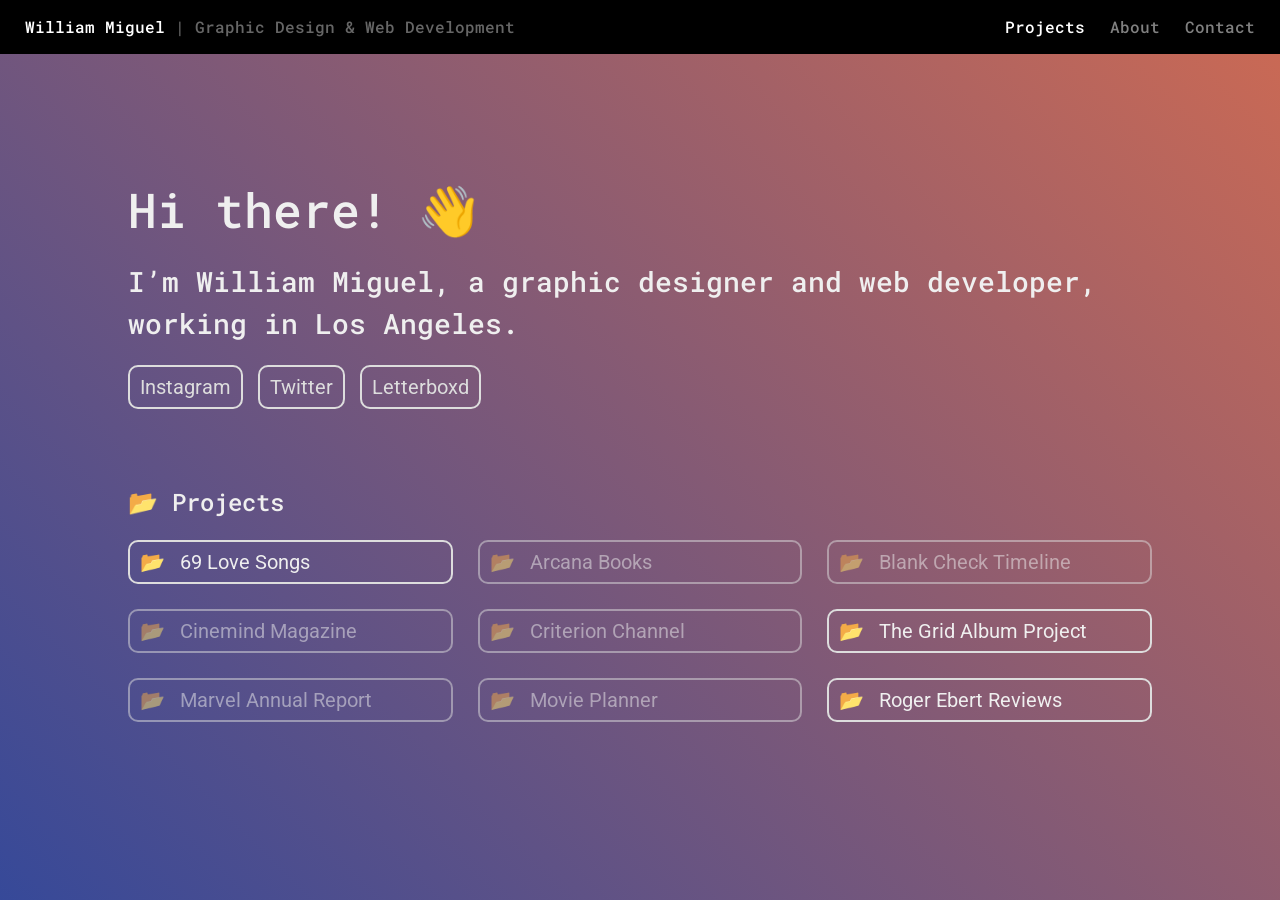
<file: index.html>
<!DOCTYPE html>
<html lang="en" dir="ltr">

<head>
  <meta charset="utf-8" name="viewport"
    content="width=device-width, initial-scale=1.0, shrink-to-fit=no, user-scalable=no">
  <meta name="theme-color" content="#000000">

  <title>William Miguel</title>
  <link rel="shortcut icon" type="image/png" href="images/wm-favicon.png" />

  <script src="https://cdnjs.cloudflare.com/ajax/libs/jquery/2.0.2/jquery.min.js"></script>
  <!-- Google Fonts -->
  <link href="https://fonts.googleapis.com/css2?family=Roboto+Mono&display=swap" rel="stylesheet">
  <link href="https://fonts.googleapis.com/css2?family=Roboto&display=swap" rel="stylesheet">

  <link rel="stylesheet" type="text/css" href="css/style.css">
  <link rel="stylesheet" type="text/css" href="css/nav.css">
</head>

<body>

  <!-- Navbars -->
  <nav class="header">
    <div class="title">
      <h2><a href="https://wmiguel.io/">William Miguel</a> | Graphic Design & Web Development</h2>
    </div>
    <div class="links">
      <a href="https://wmiguel.io/projects">Projects</a>
      <a href="https://wmiguel.io/about" class="in-progress">About</a>
      <a href="https://wmiguel.io/contact" class="in-progress">Contact</a>
    </div>
  </nav>
  <nav class="header-mobile">
    <div class="title-mobile">
      <h2><a href="https://wmiguel.io/">William Miguel</a></h2>
      <button class="about-button" onclick="myFunction()">&times;</button>
    </div>
    <div id="links-mobile" class="links-mobile">
      <a href="https://wmiguel.io/projects">Projects</a>
      <a href="https://wmiguel.io/about" class="in-progress">About</a>
      <a href="https://wmiguel.io/contact" class="in-progress">Contact</a>
    </div>
  </nav>

  <!-- Main Container -->
  <div id="wm-content">

    <div id="wm-text">

      <!-- Introduction -->
      <section class="introduction">
        <h1>Hi there! 👋</h1>
        <h2>I’m William Miguel, a graphic designer and web developer, working in Los Angeles.</h2>
        <div id="wm-social">
          <a id="wm-link" target="_blank" href="https://www.instagram.com/wmiguel4815/">Instagram</a>
          <a id="wm-link" target="_blank" href="https://twitter.com/wmiguel4815">Twitter</a>
          <a id="wm-link" target="_blank" href="https://letterboxd.com/wmiguel/">Letterboxd</a>
        </div>
      </section>

      <!-- Projects -->
      <section class="projects">
        <h3>📂 Projects</h3>
        <section id="wm-directory">
          <!-- 69 Love Songs -->
          <a id="wm-project" href="https://wmiguel.io/projects/69-love-songs">
            <span>📂</span>
            <p>69 Love Songs</p>
          </a>
          <!-- Arcana Books -->
          <a id="wm-project" href="https://wmiguel.io/projects/arcana-books" class="in-progress">
            <span>📂</span>
            <p>Arcana Books</p>
          </a>
          <!-- Blank Check Timeline -->
          <a id="wm-project" href="https://wmiguel.io/projects/blank-check" class="in-progress">
            <span>📂</span>
            <p>Blank Check Timeline</p>
          </a>
          <!-- Cinemind Magazine -->
          <a id="wm-project" href="https://wmiguel.io/projects/cinemind-magazine" class="in-progress">
            <span>📂</span>
            <p>Cinemind Magazine</p>
          </a>
          <!-- Criterion Channel -->
          <a id="wm-project" href="https://wmiguel.io/projects/criterion-channel" class="in-progress">
            <span>📂</span>
            <p>Criterion Channel</p>
          </a>
          <!-- The Grid Album Project -->
          <a id="wm-project" href="https://wmiguel.io/projects/grid-project">
            <span>📂</span>
            <p>The Grid Album Project</p>
          </a>
          <!-- Marvel Annual Report -->
          <a id="wm-project" href="https://wmiguel.io/projects/marvel-annual-report" class="in-progress">
            <span>📂</span>
            <p>Marvel Annual Report</p>
          </a>
          <!-- Movie Planner -->
          <a id="wm-project" href="https://wmiguel.io/projects/movie-planner" class="in-progress">
            <span>📂</span>
            <p>Movie Planner</p>
          </a>
          <!-- Roger Ebert Reviews -->
          <a id="wm-project" href="https://wmiguel.io/projects/roger-ebert">
            <span>📂</span>
            <p>Roger Ebert Reviews</p>
          </a>
        </section>
      </section>
    </div>

  </div>

  <!-- Scripts -->
  <script>
    function myFunction() {
      var x = document.getElementById("links-mobile");
      if (x.style.display === "block") {
        x.style.display = "none";
      } else {
        x.style.display = "block";
      }
    }
  </script>
</body>

</html>
</file>
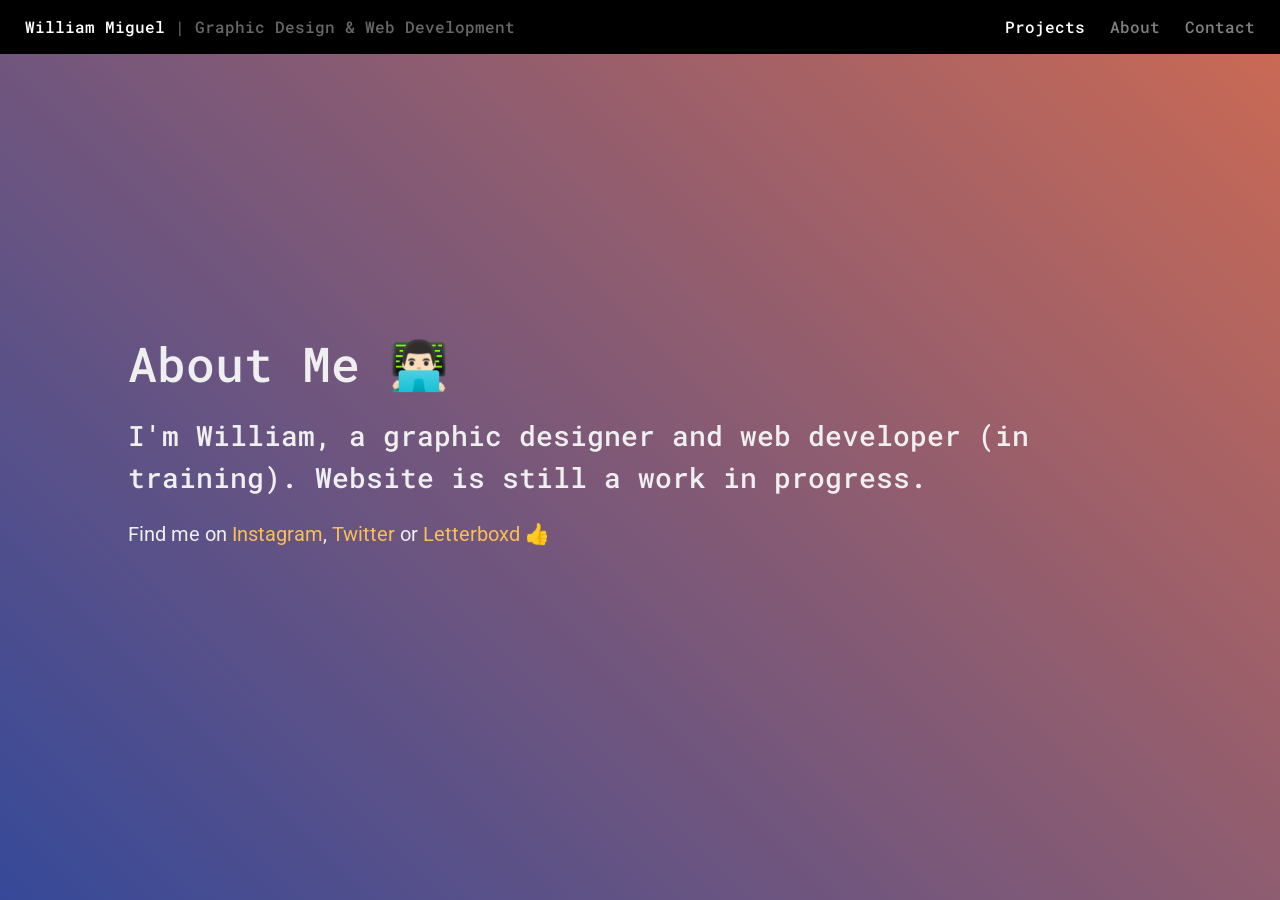
<file: about.html>
<!DOCTYPE html>
<html lang="en" dir="ltr">
  <head>
    <meta charset="utf-8" name="viewport" content="width=device-width, initial-scale=1.0, shrink-to-fit=no, user-scalable=no">

    <title>William Miguel | About</title>
    <link rel="shortcut icon" type="image/png" href="images/wm-favicon.png"/>

    <script src="https://cdnjs.cloudflare.com/ajax/libs/jquery/2.0.2/jquery.min.js"></script>
    <!-- Google Fonts -->
    <link href="https://fonts.googleapis.com/css2?family=Roboto+Mono&display=swap" rel="stylesheet">
    <link href="https://fonts.googleapis.com/css2?family=Roboto&display=swap" rel="stylesheet">

    <link rel="stylesheet" type="text/css" href="css/style.css">
    <link rel="stylesheet" type="text/css" href="css/nav.css">
  </head>
  <body>

    <!-- Navbars -->
    <nav class="header">
      <div class="title">
        <h2><a href="https://wmiguel.io/">William Miguel</a> | Graphic Design & Web Development</h2>
      </div>
      <div class="links">
        <a href="https://wmiguel.io/projects">Projects</a>
        <a href="https://wmiguel.io/about" class="in-progress">About</a>
        <a href="https://wmiguel.io/contact" class="in-progress">Contact</a>
      </div>
    </nav>
    <nav class="header-mobile">
      <div class="title-mobile">
        <h2><a href="https://wmiguel.io/">William Miguel</a></h2>
        <button class="about-button" onclick="myFunction()">&times;</button>
      </div>
      <div id="links-mobile" class="links-mobile">
        <a href="https://wmiguel.io/projects">Projects</a>
        <a href="https://wmiguel.io/about">About</a>
        <a href="https://wmiguel.io/contact">Contact</a>
      </div>
    </nav>

    <!-- Main -->
    <div id="wm-content">
      <section class="wm-text">
        <h1>About Me 👨🏻‍💻</h1>
        <h2>I'm William, a graphic designer and web developer (in training). Website is still a work in progress.</h2>
        <p>Find me on <a href="https://www.instagram.com/wmiguel4815/">Instagram</a>, <a href="https://twitter.com/wmiguel4815">Twitter</a> or <a href="https://letterboxd.com/wmiguel4815/">Letterboxd</a> 👍</p>
      </section>
    </div>

    <!-- Scripts -->
    <script>
      function myFunction() {
        var x = document.getElementById("links-mobile");
        if (x.style.display === "block") {
          x.style.display = "none";
        } else {
          x.style.display = "block";
        }
      }
    </script>
  </body>
</html>
</file>
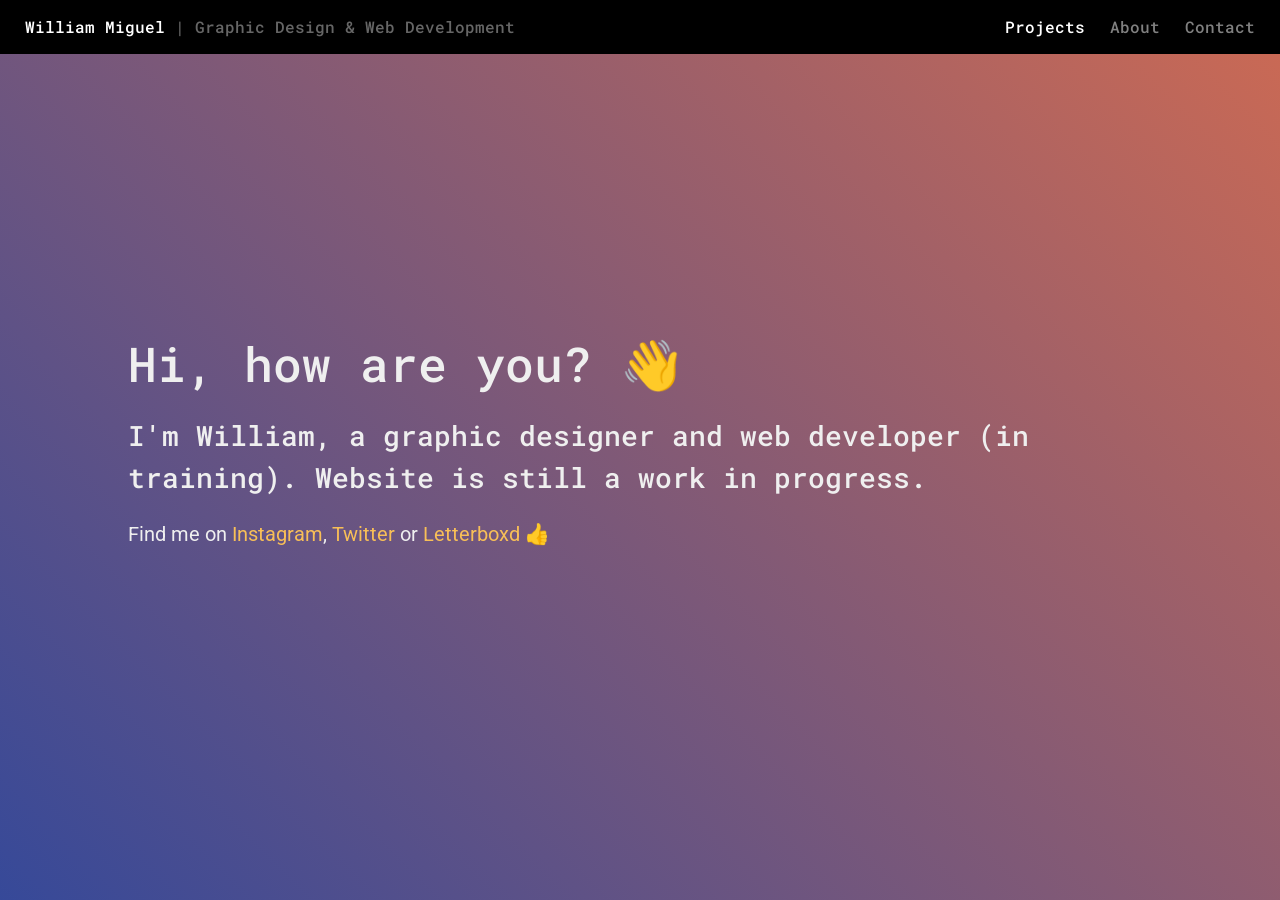
<file: contact.html>
<!DOCTYPE html>
<html lang="en" dir="ltr">
  <head>
    <meta charset="utf-8" name="viewport" content="width=device-width, initial-scale=1.0, shrink-to-fit=no, user-scalable=no">

    <title>William Miguel</title>
    <link rel="shortcut icon" type="image/png" href="images/wm-favicon.png"/>

    <script src="https://cdnjs.cloudflare.com/ajax/libs/jquery/2.0.2/jquery.min.js"></script>
    <!-- Google Fonts -->
    <link href="https://fonts.googleapis.com/css2?family=Roboto+Mono&display=swap" rel="stylesheet">
    <link href="https://fonts.googleapis.com/css2?family=Roboto&display=swap" rel="stylesheet">

    <link rel="stylesheet" type="text/css" href="css/style.css">
    <link rel="stylesheet" type="text/css" href="css/nav.css">
  </head>
  <body>

    <!-- Navbars -->
    <nav class="header">
      <div class="title">
        <h2><a href="https://wmiguel.io/">William Miguel</a> | Graphic Design & Web Development</h2>
      </div>
      <div class="links">
        <a href="https://wmiguel.io/projects">Projects</a>
        <a href="https://wmiguel.io/about" class="in-progress">About</a>
        <a href="https://wmiguel.io/contact" class="in-progress">Contact</a>
      </div>
    </nav>
    <nav class="header-mobile">
      <div class="title-mobile">
        <h2><a href="https://wmiguel.io/">William Miguel</a></h2>
        <button class="about-button" onclick="myFunction()">&times;</button>
      </div>
      <div id="links-mobile" class="links-mobile">
        <a href="https://wmiguel.io/projects">Projects</a>
        <a href="https://wmiguel.io/about">About</a>
        <a href="https://wmiguel.io/contact">Contact</a>
      </div>
    </nav>

    <!-- Main -->
    <div id="wm-content">
      <section class="wm-text">
        <h1>Hi, how are you? 👋</h1>
        <h2>I'm William, a graphic designer and web developer (in training). Website is still a work in progress.</h2>
        <p>Find me on <a href="https://www.instagram.com/wmiguel4815/">Instagram</a>, <a href="https://twitter.com/wmiguel4815">Twitter</a> or <a href="https://letterboxd.com/wmiguel4815/">Letterboxd</a> 👍</p>
      </section>
    </div>

    <!-- Scripts -->
    <script>
      function myFunction() {
        var x = document.getElementById("links-mobile");
        if (x.style.display === "block") {
          x.style.display = "none";
        } else {
          x.style.display = "block";
        }
      }
    </script>
  </body>
</html>
</file>
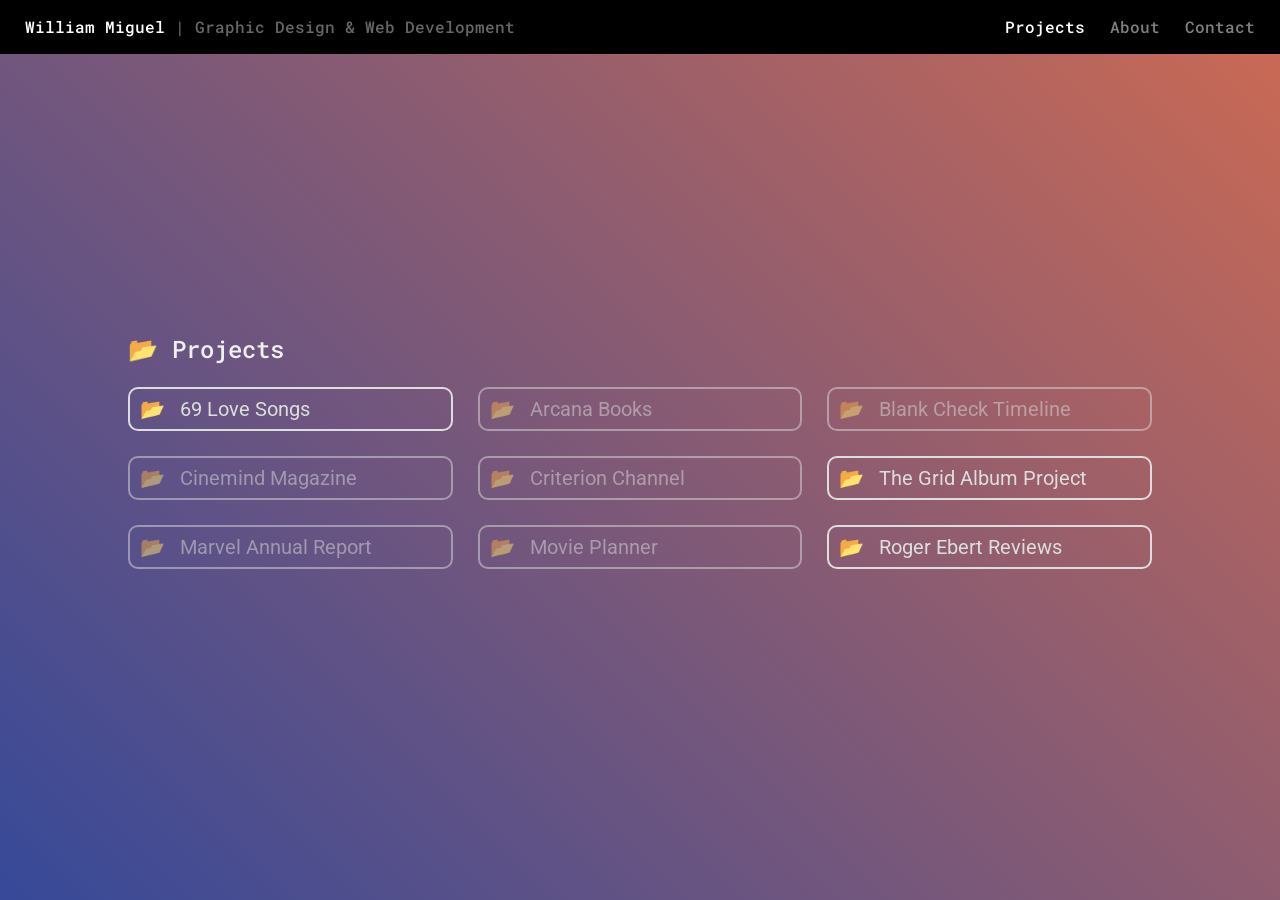
<file: projects.html>
<!DOCTYPE html>
<html lang="en" dir="ltr">
  <head>
    <meta charset="utf-8" name="viewport" content="width=device-width, initial-scale=1.0, shrink-to-fit=no, user-scalable=no">

    <title>William Miguel | Projects</title>
    <link rel="shortcut icon" type="image/png" href="images/wm-favicon.png"/>

    <script src="https://cdnjs.cloudflare.com/ajax/libs/jquery/2.0.2/jquery.min.js"></script>

    <!-- Google Fonts -->
    <link href="https://fonts.googleapis.com/css2?family=Roboto+Mono&display=swap" rel="stylesheet">
    <link href="https://fonts.googleapis.com/css2?family=Roboto&display=swap" rel="stylesheet">

    <link rel="stylesheet" type="text/css" href="css/nav.css">
    <link rel="stylesheet" type="text/css" href="css/style.css">
  </head>
  <body>

    <!-- Navbars -->
    <nav class="header">
      <div class="title">
        <h2><a href="https://wmiguel.io/">William Miguel</a> | Graphic Design & Web Development</h2>
      </div>
      <div class="links">
        <a href="https://wmiguel.io/projects">Projects</a>
        <a href="https://wmiguel.io/about" class="in-progress">About</a>
        <a href="https://wmiguel.io/contact" class="in-progress">Contact</a>
      </div>
    </nav>
    <nav class="header-mobile">
      <div class="title-mobile">
        <h2><a href="https://wmiguel.io/">William Miguel</a></h2>
        <button class="about-button" onclick="myFunction()">&times;</button>
      </div>
      <div id="links-mobile" class="links-mobile">
        <a href="https://wmiguel.io/projects">Projects</a>
        <a href="https://wmiguel.io/about" class="in-progress">About</a>
        <a href="https://wmiguel.io/contact" class="in-progress">Contact</a>
      </div>
    </nav>

    <!-- Main -->
    <div id="wm-content">
    
      <div id="wm-text">
    
        <section class="projects">
    
          <h3>📂 Projects</h3>
          <section id="wm-directory">
            <!-- 69 Love Songs -->
            <a id="wm-project" href="/projects/69-love-songs">
              <p>📂</p>
              69 Love Songs
            </a>
            <!-- Arcana Books -->
            <a id="wm-project" href="/projects/arcana-books" class="in-progress">
              <p>📂</p>
              Arcana Books
            </a>
            <!-- Blank Check Timeline -->
            <a id="wm-project" href="/projects/blank-check" class="in-progress">
              <p>📂</p>
              Blank Check Timeline
            </a>
            <!-- Cinemind Magazine -->
            <a id="wm-project" href="/projects/cinemind-magazine" class="in-progress">
              <p>📂</p>
              Cinemind Magazine
            </a>
            <!-- Criterion Channel -->
            <a id="wm-project" href="/projects/criterion-channel" class="in-progress">
              <p>📂</p>
              Criterion Channel
            </a>
            <!-- The Grid Album Project -->
            <a id="wm-project" href="/projects/grid-project">
              <p>📂</p>
              The Grid Album Project
            </a>
            <!-- Marvel Annual Report -->
            <a id="wm-project" href="/projects/marvel-annual-report" class="in-progress">
              <p>📂</p>
              Marvel Annual Report
            </a>
            <!-- Movie Planner -->
            <a id="wm-project" href="/projects/movie-planner" class="in-progress">
              <p>📂</p>
              Movie Planner
            </a>
            <!-- Roger Ebert Reviews -->
            <a id="wm-project" href="/projects/roger-ebert">
              <p>📂</p>
              Roger Ebert Reviews
            </a>
          </section>
        </section>
    
      </div>
    
    </div>

    <!-- Scripts -->
    <script>
      function myFunction() {
        var x = document.getElementById("links-mobile");
        if (x.style.display === "block") {
          x.style.display = "none";
        } else {
          x.style.display = "block";
        }
      }
    </script>
  </body>

</html>
</file>
<file: css/style.css>
body {
  background-color: rgba(41,61,146,.75);
  background-image: linear-gradient(45deg, rgba(41,61,146,.75), rgba(242,105,53,.75));
 }

#wm-content {
  margin: auto;
  width: 80%;
  max-width: 1080px;
  display: grid;
  align-items: center;
  height: 100vh;
}

#wm-directory {
  display: grid;
  grid-template-columns: repeat(3, 1fr);
  grid-gap: 25px;
}

#wm-text {
  margin: 150px 0;
}

.in-progress {
  opacity: 50%;
  pointer-events: none;
  cursor: default;
}

section {
  margin-bottom: 75px;
}

section:last-child {
  margin-bottom: 0;
}

h1, h2, h3 {
  font-family: 'Roboto Mono', monospace;
  font-weight: 500;
  color: #efefef;
}

h1, h2, h3, p {
  margin-block-start: 0rem;
  margin-block-end: 1.25rem;
}

h1 {
  font-size: 3rem;
  line-height: normal;
}

h2 {
  font-size: 1.75rem;
}

h3 {
  font-size: 1.5rem;
}

p, a {
  font-family: 'Roboto', sans-serif;
  font-size: 1.25rem;
  font-weight: 400;
  color: #efefef;
}

a {
  color: #f8bf57;
  text-decoration: none;
  transition: color 0.25s ease, background-color 0.25s ease, border-color 0.25s ease;
  cursor: pointer;
}

a:hover {
  color: #e9e17a;
  text-decoration: none;
}

#wm-link, #wm-project {
  border: 2px solid #dddddd;
  border-radius: 10px;
  color: #dddddd;

  padding: 5px 10px;
}

#wm-link {
  margin-right: 15px;
}

#wm-link:last-child {
  margin-right: 0;
}

#wm-link:hover, #wm-project:hover {
  border: 2px solid #4cb9e2;
  background-color: #4cb9e2;
  border-radius: 10px;
  color: #000000;
}

#wm-link p, #wm-project p {
  margin-block-end: 0rem;
}

#wm-project {
  display: flex;
  grid-gap: 15px;

  padding: 5px 10px;
}

#wm-social {
  display: flex;
}

/* For screens that are 768px wide or less */
@media screen and (max-width: 1080px) {
  h1 { font-size: 2.5rem; }
  h2 { font-size: 1.5rem; }
  p  { font-size: 1.15rem; }
  .header { display: flex; }
  .header-mobile { display: none; }
}

/* For screens that are 768px wide or less */
@media screen and (max-width: 768px) {
  #wm-directory {
    display: grid;
    grid-template-columns: repeat(2, 1fr);
    grid-gap: 25px;
  }
  h1 { font-size: 2rem; }
  h2 { font-size: 1.25rem; }
  p  { font-size: 1rem; }
  .header { display: none!important; }
  .header-mobile { display: block!important; }
}

/* For screens that are 425px wide or less */
@media screen and (max-width: 450px) {
  #wm-content {
    height: 100%;
  }
  #wm-directory {
    display: grid;
    grid-template-columns: repeat(1, 1fr);
    grid-gap: 25px;
  }
  #wm-social {
    display: grid; 
    grid-template-columns: 1fr;
  }
  #wm-link {
    margin-right: 0;
    margin-bottom: 25px;
  }
  #wm-link:last-child {
    margin-bottom: 0;
  }
  h1 { font-size: 1.5rem; }
  h2 { font-size: 1.25rem; }
  p  { font-size: 1rem; }
  .header { display: none!important; }
  .header-mobile { display: block!important; }
}

@media screen and (max-height: 845px) {
  #wm-content {
    height: 100%;
  }
}
</file>
<file: css/nav.css>
html {
  -webkit-font-smoothing: antialiased;
  -moz-osx-font-smoothing: grayscale;
}

body {
  margin: 0;
  line-height: 1.5;
}

.header, .header h2, .header a, .header-mobile, .header-mobile a, .about-button {
  font-family: 'Roboto Mono', monospace;
}

.header {
  display: flex;
  justify-content: space-between;
  position: fixed;
  top: 0;
  width: 100%;
  z-index: 100;

  background-color: #000;
}

.header > div {
  padding: 15px 25px;
}

.header h2 {
  margin: 0;

  font-weight: 500;
  font-size: 1rem;
  color: #666666;

  overflow: hidden;
  white-space: nowrap;
  text-overflow: ellipsis;
}

.header a {
  font-weight: 500;
  font-size: 1rem;
  color: white;
  text-decoration: none;
}

.header a:hover {
  color: #4cb9e2;
  text-decoration: none;
}

.links {
  display: flex;
  justify-content: space-between;
}

.links a {
  padding-left: 25px;
}

.about-button {
  vertical-align: bottom;
  position: relative;
  display: inline-block;
  color: white;
  font-weight: bold;
  line-height: 1em;
  background-color: #4cb9e2;
  border: none;
}

/* Mobile Navigation */

.header-mobile {
  position: fixed;
  top: 0;
  width: 100%;
  z-index: 100;
  display: none;
}

.header-mobile h2 {
  margin: 0;
  font-size: 1rem;
}

.header-mobile a {
  display: block;
  color: white;
  padding: 15px;
}

.title-mobile {
  background-color: #000000;
  display: flex;
  justify-content: space-between;
}

.title-mobile button {
  padding: 15px 25px;
  cursor: pointer;
  font-size: larger;
}

#links-mobile {
  display: none;
  background-color: #161616;
  height: 100vh;
  width: 100vw;
}

#links-mobile a:hover {
  background-color: #4cb9e2;
  color: black;
}

.in-progress {
  opacity: 50%;
  pointer-events: none;
  cursor: default;
}

/* For screens that are 768px wide or less */
@media screen and (max-width: 1080px) {
  .header { display: flex; }
  .header-mobile { display: none; }
}

/* For screens that are 768px wide or less */
@media screen and (max-width: 840px) {
  .header { display: none!important; }
  .header-mobile { display: block!important; }
}

/* For screens that are 425px wide or less */
@media screen and (max-width: 450px) {
  .header { display: none!important; }
  .header-mobile { display: block!important; }
}
</file>
